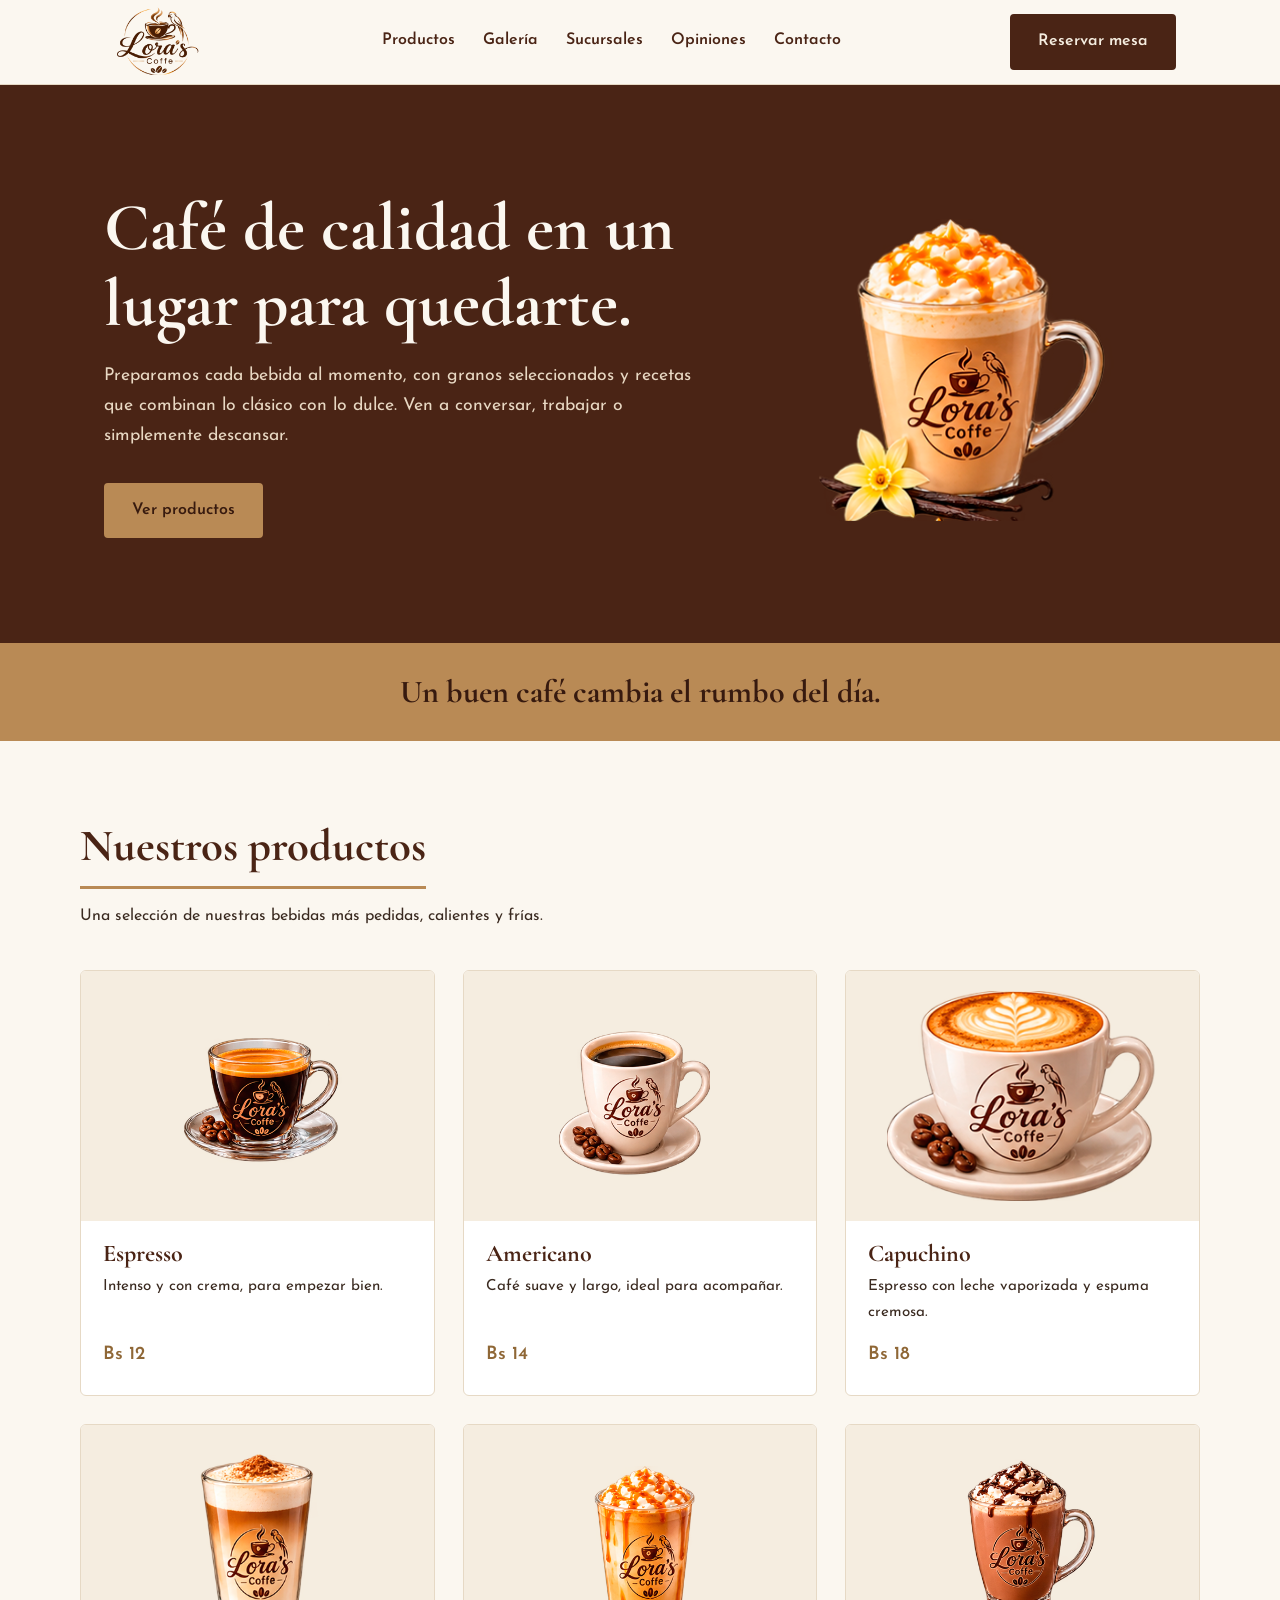
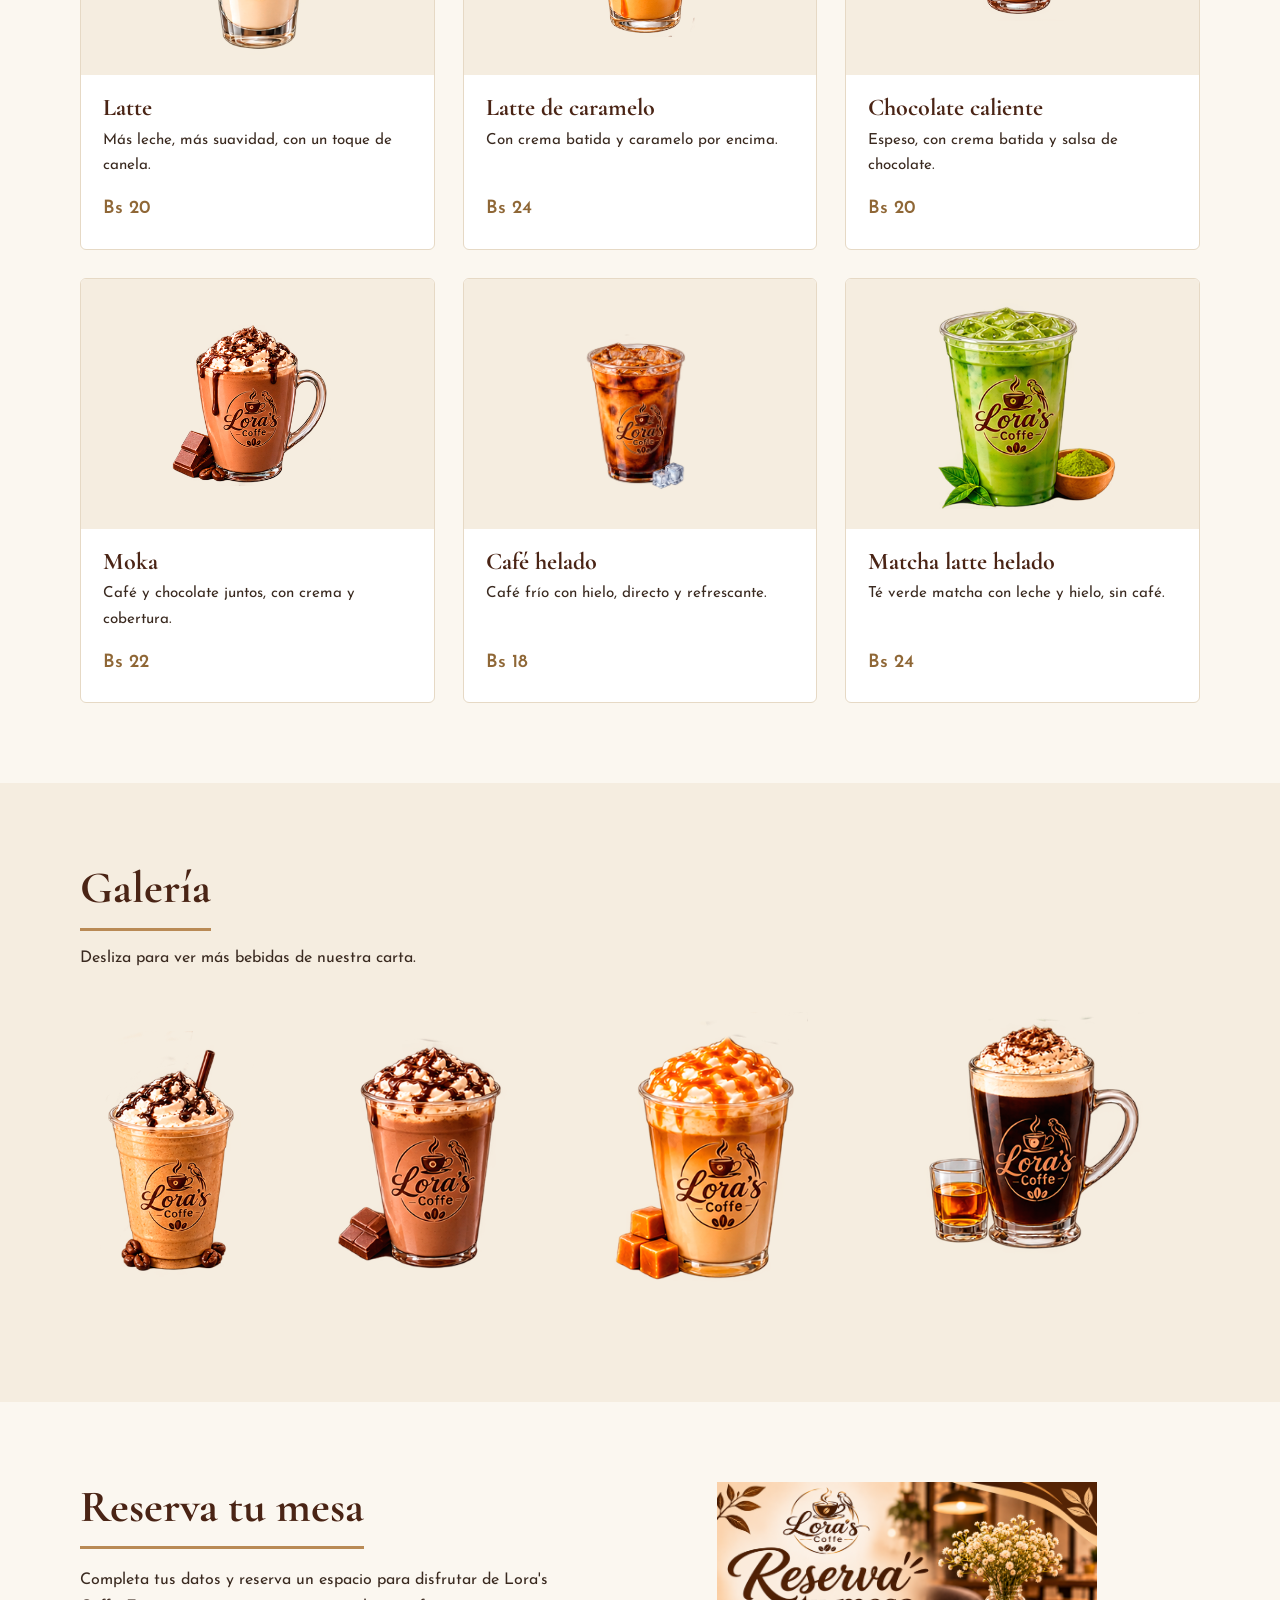
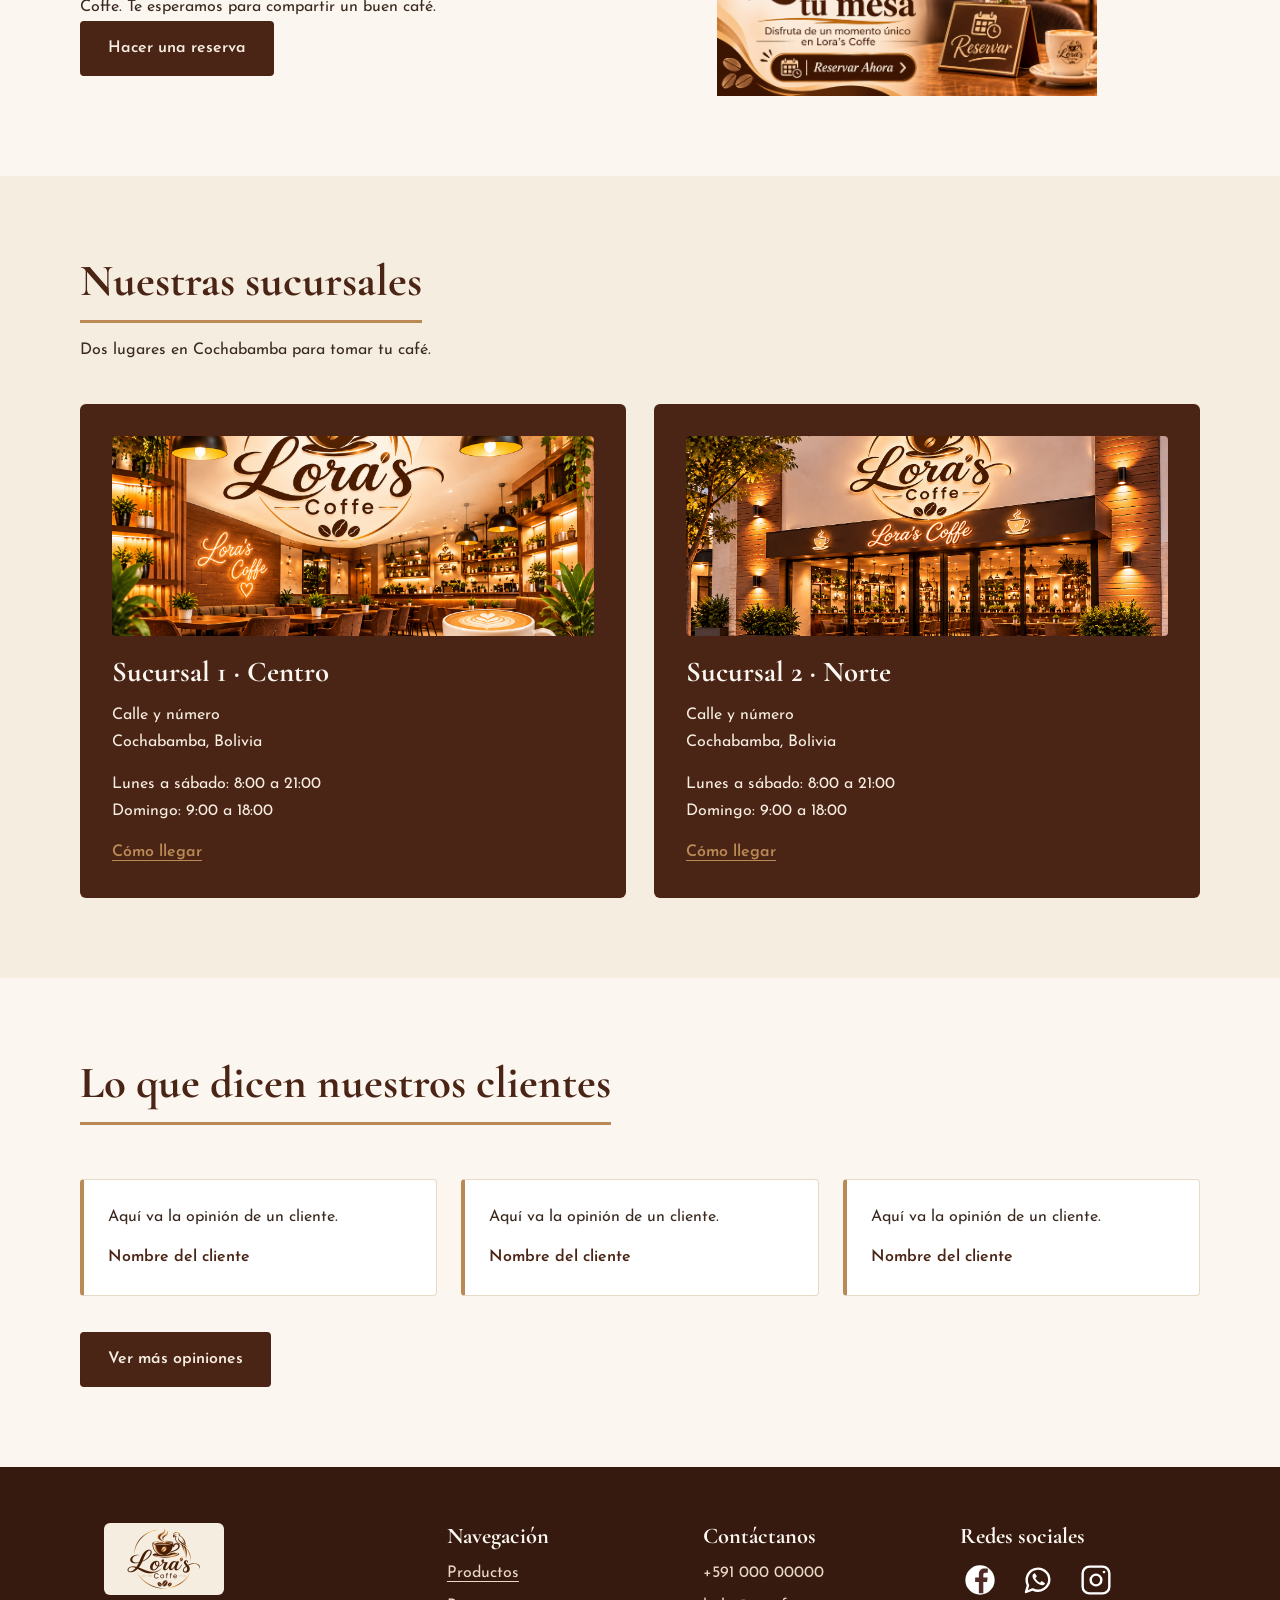
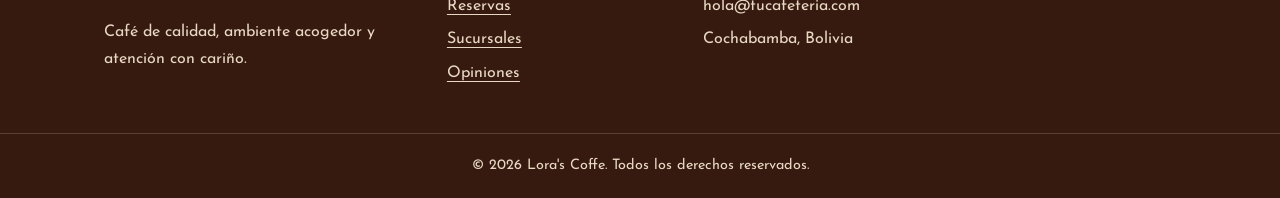
<file: index.html>
<!DOCTYPE html>
<html lang="es">
<head>
  <meta charset="UTF-8">
  <meta name="viewport" content="width=device-width, initial-scale=1">
  <title>Lora's Coffe | Cafetería en Cochabamba</title>
  <meta name="description" content="Café de calidad, ambiente acogedor y atención con cariño. Conoce nuestro menú, nuestras sucursales y reserva tu mesa en Lora's Coffe.">
  <meta property="og:title" content="Lora's Coffe | Cafetería en Cochabamba">
  <meta property="og:description" content="Café de calidad, ambiente acogedor y atención con cariño.">
  <meta property="og:type" content="website">
  <link rel="icon" href="img/Logotipo elegante de café y loro.png">
  <link rel="preconnect" href="https://fonts.googleapis.com">
  <link rel="preconnect" href="https://fonts.gstatic.com" crossorigin>
  <link href="https://fonts.googleapis.com/css2?family=Cormorant+Garamond:wght@500;700&family=Josefin+Sans:wght@400;600&display=swap" rel="stylesheet">
  <link rel="stylesheet" href="css/estilos.css">
</head>
<body>

  <a class="skip" href="#contenido">Saltar al contenido</a>

  <!-- ENCABEZADO -->
  <header class="header">
    <div class="header-inner">
      <a class="logo" href="#inicio" aria-label="Lora's Coffe, ir al inicio">
        <img src="img/Logotipo elegante de café y loro.png" alt="Lora's Coffe">
      </a>
      <nav class="nav" aria-label="Principal">
        <a href="#productos">Productos</a>
        <a href="#galeria">Galería</a>
        <a href="#sucursales">Sucursales</a>
        <a href="#opiniones">Opiniones</a>
        <a href="#contacto">Contacto</a>
      </nav>
      <a class="btn btn-header" href="/page/reservas.html">Reservar mesa</a>
    </div>
  </header>

  <main id="contenido">

    <!-- PORTADA -->
    <section class="hero" id="inicio">
      <div class="hero-inner">
        <div class="hero-text">
          <h1>Café de calidad en un lugar para quedarte.</h1>
          <p>Preparamos cada bebida al momento, con granos seleccionados y recetas que combinan lo clásico con lo dulce. Ven a conversar, trabajar o simplemente descansar.</p>
          <div class="hero-actions">
            <a class="btn" href="#productos">Ver productos</a>
          </div>
        </div>
        <img class="hero-img" src="img/coffe9.png" alt="Latte de vainilla con caramelo de Lora's Coffe">
      </div>
    </section>

    <!-- FRASE -->
    <section class="frase">
      <p>Un buen café cambia el rumbo del día.</p>
    </section>

    <!-- PRODUCTOS -->
    <section class="section" id="productos">
      <div class="container">
        <div class="section-head">
          <h2>Nuestros productos</h2>
          <p>Una selección de nuestras bebidas más pedidas, calientes y frías.</p>
        </div>
        <div class="grid">
          <article class="producto">
            <div class="foto"><img src="img/coffe1.png" alt="Espresso en taza de vidrio" loading="lazy"></div>
            <div class="producto-body">
              <h3>Espresso</h3>
              <p>Intenso y con crema, para empezar bien.</p>
              <span class="precio">Bs 12</span>
            </div>
          </article>
          <article class="producto">
            <div class="foto"><img src="img/coffe2.png" alt="Americano en taza de cerámica" loading="lazy"></div>
            <div class="producto-body">
              <h3>Americano</h3>
              <p>Café suave y largo, ideal para acompañar.</p>
              <span class="precio">Bs 14</span>
            </div>
          </article>
          <article class="producto">
            <div class="foto"><img src="img/coffe4.png" alt="Capuchino con arte latte" loading="lazy"></div>
            <div class="producto-body">
              <h3>Capuchino</h3>
              <p>Espresso con leche vaporizada y espuma cremosa.</p>
              <span class="precio">Bs 18</span>
            </div>
          </article>
          <article class="producto">
            <div class="foto"><img src="img/coffe5.png" alt="Latte en vaso de vidrio con canela" loading="lazy"></div>
            <div class="producto-body">
              <h3>Latte</h3>
              <p>Más leche, más suavidad, con un toque de canela.</p>
              <span class="precio">Bs 20</span>
            </div>
          </article>
          <article class="producto">
            <div class="foto"><img src="img/coffe6.png" alt="Latte de caramelo con crema" loading="lazy"></div>
            <div class="producto-body">
              <h3>Latte de caramelo</h3>
              <p>Con crema batida y caramelo por encima.</p>
              <span class="precio">Bs 24</span>
            </div>
          </article>
          <article class="producto">
            <div class="foto"><img src="img/coffe7.png" alt="Chocolate caliente con crema" loading="lazy"></div>
            <div class="producto-body">
              <h3>Chocolate caliente</h3>
              <p>Espeso, con crema batida y salsa de chocolate.</p>
              <span class="precio">Bs 20</span>
            </div>
          </article>
          <article class="producto">
            <div class="foto"><img src="img/coffe8.png" alt="Moka con chocolate" loading="lazy"></div>
            <div class="producto-body">
              <h3>Moka</h3>
              <p>Café y chocolate juntos, con crema y cobertura.</p>
              <span class="precio">Bs 22</span>
            </div>
          </article>
          <article class="producto">
            <div class="foto"><img src="img/coffe12.png" alt="Café helado con hielo" loading="lazy"></div>
            <div class="producto-body">
              <h3>Café helado</h3>
              <p>Café frío con hielo, directo y refrescante.</p>
              <span class="precio">Bs 18</span>
            </div>
          </article>
          <article class="producto">
            <div class="foto"><img src="img/te-verde.png" alt="Matcha latte helado" loading="lazy"></div>
            <div class="producto-body">
              <h3>Matcha latte helado</h3>
              <p>Té verde matcha con leche y hielo, sin café.</p>
              <span class="precio">Bs 24</span>
            </div>
          </article>
        </div>
      </div>
    </section>

    <!-- GALERÍA -->
    <section class="section section-alt" id="galeria">
      <div class="container">
        <div class="section-head">
          <h2>Galería</h2>
          <p>Desliza para ver más bebidas de nuestra carta.</p>
        </div>
        <div class="slider" tabindex="0" aria-label="Galería de imágenes, desliza para ver más">
          <img src="img/coffe11.png" alt="Frappé de café con crema y chocolate" loading="lazy">
          <img src="img/coffe13.png" alt="Moka helado con crema" loading="lazy">
          <img src="img/coffe14.png" alt="Macchiato de caramelo helado" loading="lazy">
          <img src="img/coffe15.png" alt="Café irlandés con crema" loading="lazy">
          <img src="img/coffe6.png" alt="Latte de caramelo con crema" loading="lazy">
        </div>
      </div>
    </section>

    <!-- RESERVAS -->
    <section class="section" id="reservas">
      <div class="container reservas">
        <div class="reservas-text">
          <h2>Reserva tu mesa</h2>
          <p>Completa tus datos y reserva un espacio para disfrutar de Lora's Coffe. Te esperamos para compartir un buen café.</p>
          <a class="btn" href="/page/reservas.html">Hacer una reserva</a>
        </div>
        <img class="hero-img" src="img/Reserva tu mesa en Lora’s Coffe (1).png" alt="Reserva tu mesa en Lora's Coffe" loading="lazy">
      </div>
    </section>

    <!-- SUCURSALES -->
    <section class="section section-alt" id="sucursales">
      <div class="container">
        <div class="section-head">
          <h2>Nuestras sucursales</h2>
          <p>Dos lugares en Cochabamba para tomar tu café.</p>
        </div>
        <div class="sucursales">
          <article class="sucursal">
            <img class="sucursal-img" src="img/Café cálido con arte latte.png" alt="Sucursal 1 de Lora's Coffe" loading="lazy">
            <h3>Sucursal 1 · Centro</h3>
            <p>Calle y número<br>Cochabamba, Bolivia</p>
            <p>Lunes a sábado: 8:00 a 21:00<br>Domingo: 9:00 a 18:00</p>
            <a class="link" href="https://www.google.com/maps/search/?api=1&query=Cochabamba+Bolivia" target="_blank" rel="noopener">Cómo llegar</a>
          </article>
          <article class="sucursal">
            <img class="sucursal-img" src="img/Cafetería Lora’s al anochecer.png" alt="Sucursal 2 de Lora's Coffe" loading="lazy">
            <h3>Sucursal 2 · Norte</h3>
            <p>Calle y número<br>Cochabamba, Bolivia</p>
            <p>Lunes a sábado: 8:00 a 21:00<br>Domingo: 9:00 a 18:00</p>
            <a class="link" href="https://www.google.com/maps/search/?api=1&query=Cochabamba+Bolivia" target="_blank" rel="noopener">Cómo llegar</a>
          </article>
        </div>
      </div>
    </section>

    <!-- OPINIONES -->
    <section class="section" id="opiniones">
      <div class="container">
        <div class="section-head">
          <h2>Lo que dicen nuestros clientes</h2>
        </div>
        <div class="opiniones">
          <blockquote class="opinion">
            <p>Aquí va la opinión de un cliente.</p>
            <cite>Nombre del cliente</cite>
          </blockquote>
          <blockquote class="opinion">
            <p>Aquí va la opinión de un cliente.</p>
            <cite>Nombre del cliente</cite>
          </blockquote>
          <blockquote class="opinion">
            <p>Aquí va la opinión de un cliente.</p>
            <cite>Nombre del cliente</cite>
          </blockquote>
        </div>
        <a class="btn" href="https://www.google.com/maps" target="_blank" rel="noopener">Ver más opiniones</a>
      </div>
    </section>

  </main>

  <!-- PIE DE PÁGINA -->
  <footer class="footer" id="contacto">
    <div class="footer-grid">
      <div class="footer-brand">
        <a class="logo logo-footer" href="#inicio" aria-label="Volver al inicio">
          <img src="img/Logotipo elegante de café y loro.png" alt="Lora's Coffe">
        </a>
        <p>Café de calidad, ambiente acogedor y atención con cariño.</p>
      </div>
      <div>
        <h2>Navegación</h2>
        <ul>
          <li><a href="#productos">Productos</a></li>
          <li><a href="reservar.html">Reservas</a></li>
          <li><a href="#sucursales">Sucursales</a></li>
          <li><a href="#opiniones">Opiniones</a></li>
        </ul>
      </div>
      <div>
        <h2>Contáctanos</h2>
        <ul>
          <li>+591 000 00000</li>
          <li>hola@tucafeteria.com</li>
          <li>Cochabamba, Bolivia</li>
        </ul>
      </div>
      <div>
        <h2>Redes sociales</h2>
        <div class="redes-iconos">

          <!-- FACEBOOK -->
          <a href="https://facebook.com/TU_PAGINA" target="_blank" rel="noopener" aria-label="Facebook de Lora's Coffe" title="Facebook">
            <svg xmlns="http://www.w3.org/2000/svg" width="32" height="32" viewBox="0 0 24 24" aria-hidden="true">
              <circle cx="12" cy="12" r="11" fill="white"/>
              <path d="M14.5 22V13.5H17.3L17.7 10.2H14.5V8.1
                       C14.5 7.15 14.76 6.5 16.13 6.5H17.85V3.55
                       C17.55 3.51 16.53 3.42 15.34 3.42
                       C12.85 3.42 11.15 4.94 11.15 7.73V10.2
                       H8.35V13.5H11.15V22Z" fill="#512b25"/>
            </svg>
          </a>

          <!-- WHATSAPP -->
          <a href="https://wa.me/5910000000?text=Hola%2C%20quisiera%20hacer%20una%20consulta" target="_blank" rel="noopener" aria-label="WhatsApp de Lora's Coffe" title="WhatsApp">
            <svg xmlns="http://www.w3.org/2000/svg" width="32" height="32" viewBox="0 0 24 24"
                 fill="none" stroke="white" stroke-width="1.8" stroke-linecap="round" stroke-linejoin="round" aria-hidden="true">
              <path d="M20.5 11.5 A8.5 8.5 0 0 1 8 19 L3 21 L4.5 16 A8.5 8.5 0 1 1 20.5 11.5Z"/>
              <path d="M8.2 7.8 C7.5 8.5 7.8 10.2 9.2 12.2 C10.8 14.4 13 15.8 15.2 16
                       C16.2 16.1 17 15.4 17.3 14.5 L14.8 12.8 L13.5 14
                       C11.8 13.2 10.8 12.2 10 10.5 L11.2 9.2 L9.5 6.8Z" fill="white" stroke="none"/>
            </svg>
          </a>

          <!-- INSTAGRAM -->
          <a href="https://instagram.com/TU_USUARIO" target="_blank" rel="noopener" aria-label="Instagram de Lora's Coffe" title="Instagram">
            <svg xmlns="http://www.w3.org/2000/svg" width="32" height="32" viewBox="0 0 24 24"
                 fill="none" stroke="white" stroke-width="1.8" stroke-linecap="round" stroke-linejoin="round" aria-hidden="true">
              <rect x="2" y="2" width="20" height="20" rx="5" ry="5"/>
              <circle cx="12" cy="12" r="4"/>
              <circle cx="18" cy="6" r="1" fill="white" stroke="none"/>
            </svg>
          </a>

        </div>
      </div>
    </div>
    <p class="copy">© 2026 Lora's Coffe. Todos los derechos reservados.</p>
  </footer>
</body>
</html>
</file>
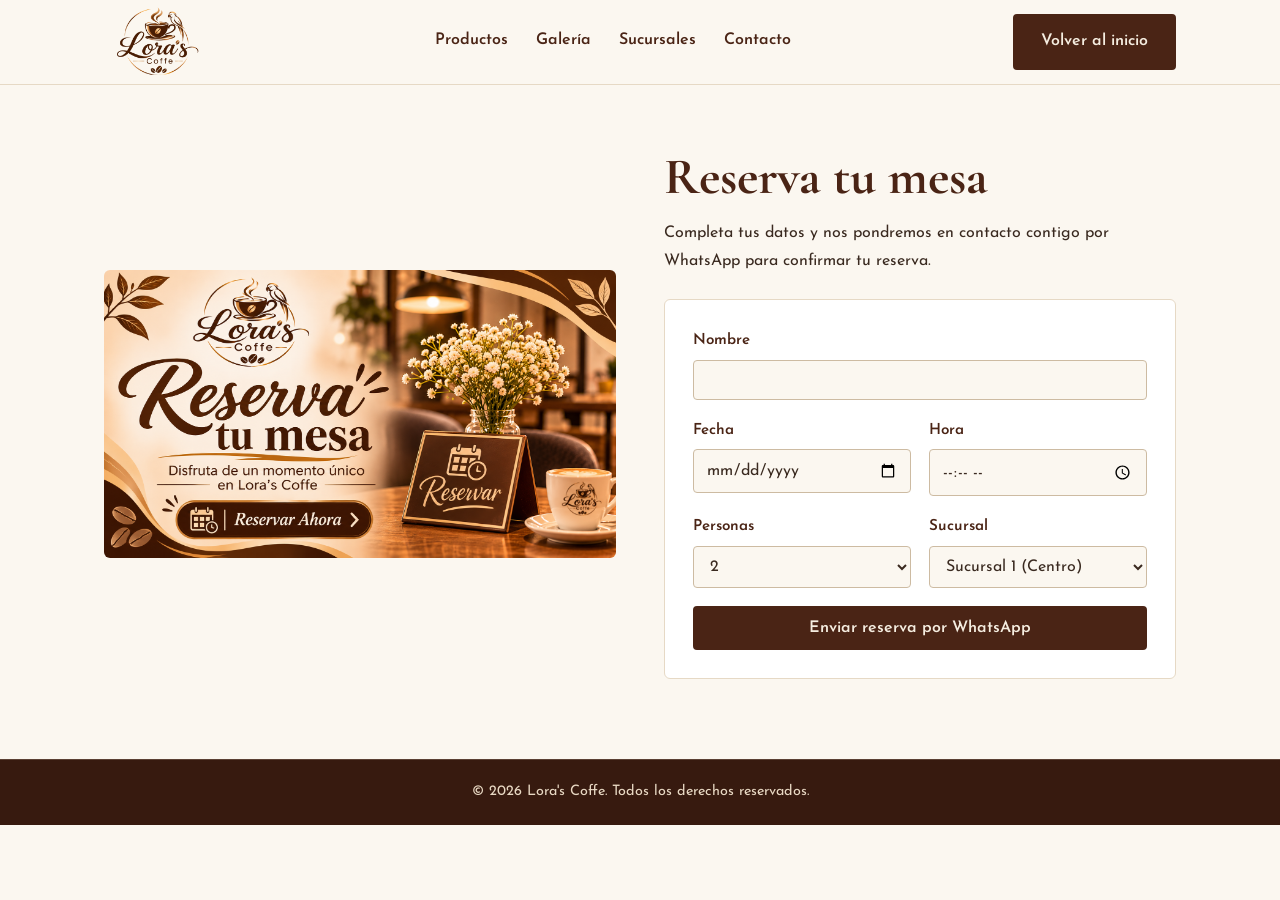
<file: reservar.html>
<!DOCTYPE html>
<html lang="es">
<head>
  <meta charset="UTF-8">
  <meta name="viewport" content="width=device-width, initial-scale=1">
  <title>Reservar una mesa | Lora's Coffe</title>
  <meta name="description" content="Reserva tu mesa en Lora's Coffe.">

  <link rel="preconnect" href="https://fonts.googleapis.com">
  <link rel="preconnect" href="https://fonts.gstatic.com" crossorigin>
  <link href="https://fonts.googleapis.com/css2?family=Cormorant+Garamond:wght@500;700&family=Josefin+Sans:wght@400;600&display=swap" rel="stylesheet">

  <link rel="stylesheet" href="css/estilos.css">

  <style>
    .reserva-pagina {
      max-width: var(--ancho);
      margin: 0 auto;
      padding: 64px 24px 80px;
    }

    .reserva-contenido {
      display: grid;
      grid-template-columns: 1fr 1fr;
      align-items: center;
      gap: 48px;
    }

    .reserva-portada {
      width: 100%;
      max-height: 560px;
      object-fit: cover;
      border-radius: 6px;
    }

    .reserva-intro h1 {
      font-size: clamp(2.2rem, 4vw, 3.2rem);
      margin-bottom: 14px;
    }

    .reserva-intro p {
      margin-bottom: 24px;
    }

    .form-reserva-pagina {
      background: #fff;
      border: 1px solid var(--borde);
      border-radius: 6px;
      padding: 28px;
      display: grid;
      gap: 18px;
    }

    @media (max-width: 800px) {
      .reserva-contenido {
        grid-template-columns: 1fr;
        gap: 28px;
      }

      .reserva-portada {
        max-height: 360px;
      }
    }
  </style>
</head>

<body>

  <a class="skip" href="#contenido">Saltar al contenido</a>

  <!-- ENCABEZADO -->
  <header class="header">
    <div class="header-inner">

      <a class="logo" href="index.html">
        <img src="img/Logotipo elegante de café y loro.png" alt="Lora's Coffe">
      </a>

      <nav class="nav" aria-label="Principal">
        <a href="index.html#productos">Productos</a>
        <a href="index.html#galeria">Galería</a>
        <a href="index.html#sucursales">Sucursales</a>
        <a href="index.html#contacto">Contacto</a>
      </nav>

      <a class="btn btn-header" href="index.html">Volver al inicio</a>

    </div>
  </header>

  <!-- RESERVAR MESA -->
  <main id="contenido" class="reserva-pagina">

    <div class="reserva-contenido">

      <!-- IMAGEN -->
      <div>
        <img
          class="reserva-portada"
          src="img/Reserva tu mesa en Lora’s Coffe (1).png"
          alt="Reserva tu mesa en Lora's Coffe">
      </div>

      <!-- FORMULARIO -->
      <div class="reserva-intro">

        <h1>Reserva tu mesa</h1>

        <p>
          Completa tus datos y nos pondremos en contacto contigo
          por WhatsApp para confirmar tu reserva.
        </p>

        <form class="form-reserva-pagina" id="form-reserva">

          <div class="campo">
            <label for="nombre">Nombre</label>
            <input
              type="text"
              id="nombre"
              name="nombre"
              autocomplete="name"
              required>
          </div>

          <div class="fila">

            <div class="campo">
              <label for="fecha">Fecha</label>
              <input
                type="date"
                id="fecha"
                name="fecha"
                required>
            </div>

            <div class="campo">
              <label for="hora">Hora</label>
              <input
                type="time"
                id="hora"
                name="hora"
                required>
            </div>

          </div>

          <div class="fila">

            <div class="campo">
              <label for="personas">Personas</label>

              <select id="personas" name="personas" required>
                <option value="1">1</option>
                <option value="2" selected>2</option>
                <option value="3">3</option>
                <option value="4">4</option>
                <option value="5">5</option>
                <option value="6">6</option>
                <option value="7">7</option>
                <option value="8 o más">8 o más</option>
              </select>
            </div>

            <div class="campo">
              <label for="sucursal">Sucursal</label>

              <select id="sucursal" name="sucursal" required>
                <option value="Sucursal 1 (Centro)">
                  Sucursal 1 (Centro)
                </option>
                <option value="Sucursal 2 (Norte)">
                  Sucursal 2 (Norte)
                </option>
              </select>
            </div>

          </div>

          <button class="btn" type="submit">
            Enviar reserva por WhatsApp
          </button>

        </form>

      </div>
    </div>

  </main>

  <!-- PIE DE PÁGINA -->
  <footer class="footer">
    <p class="copy">
      © 2026 Lora's Coffe. Todos los derechos reservados.
    </p>
  </footer>

  <!-- JAVASCRIPT -->
  <script>
    document.getElementById("form-reserva").addEventListener("submit", function(event) {

      event.preventDefault();

      const nombre = document.getElementById("nombre").value.trim();
      const fecha = document.getElementById("fecha").value;
      const hora = document.getElementById("hora").value;
      const personas = document.getElementById("personas").value;
      const sucursal = document.getElementById("sucursal").value;

      const mensaje =
        "Hola, quisiera reservar una mesa en Lora's Coffe.\n" +
        "Nombre: " + nombre + "\n" +
        "Fecha: " + fecha + "\n" +
        "Hora: " + hora + "\n" +
        "Personas: " + personas + "\n" +
        "Sucursal: " + sucursal;

      // Reemplazar por el número real de WhatsApp.
      window.open(
        "https://wa.me/5910000000?text=" + encodeURIComponent(mensaje),
        "_blank"
      );

    });
  </script>

</body>
</html>
</file>
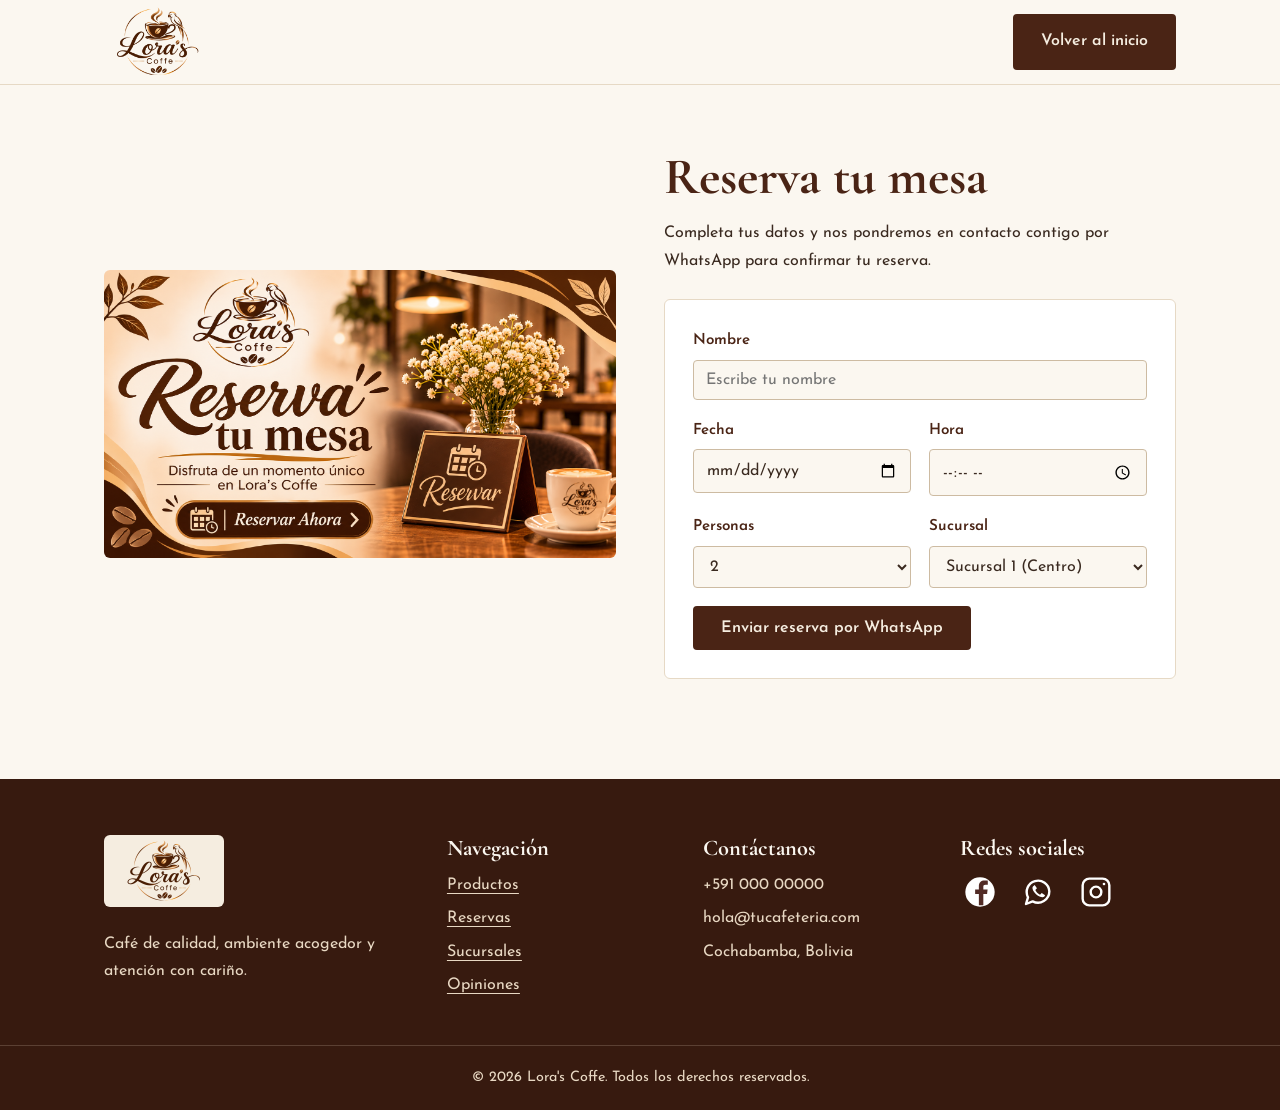
<file: page/reservas.html>
<!DOCTYPE html>
<html lang="es">
<head>
  <meta charset="UTF-8">
  <meta name="viewport" content="width=device-width, initial-scale=1">
  <title>Reservar una mesa | Lora's Coffe</title>
  <meta name="description" content="Reserva tu mesa en Lora's Coffe.">

  <link rel="preconnect" href="https://fonts.googleapis.com">
  <link rel="preconnect" href="https://fonts.gstatic.com" crossorigin>
  <link href="https://fonts.googleapis.com/css2?family=Cormorant+Garamond:wght@500;700&family=Josefin+Sans:wght@400;600&display=swap" rel="stylesheet">

  <link rel="stylesheet" href="../css/estilos.css">
  <link rel="stylesheet" href="../css/estilos-reservas.css">
</head>

<body>

  <a class="skip" href="#contenido">Saltar al contenido</a>

  <!-- ENCABEZADO -->
  <header class="header">
    <div class="header-inner">

      <a class="logo" href="../index.html" aria-label="Lora's Coffe, ir al inicio">
        <img src="../img/Logotipo elegante de café y loro.png" alt="Lora's Coffe">
      </a>

      <a class="btn btn-header" href="../index.html">
        Volver al inicio
      </a>

    </div>
  </header>

  <!-- RESERVAR MESA -->
  <main id="contenido" class="reserva-pagina">

    <div class="reserva-contenido">

      <!-- IMAGEN -->
      <div class="reserva-imagen">
        <img
          class="reserva-portada"
          src="../img/Reserva tu mesa en Lora’s Coffe (1).png"
          alt="Reserva tu mesa en Lora's Coffe">
      </div>

      <!-- FORMULARIO -->
      <section class="reserva-intro" aria-labelledby="titulo-reserva">

        <h1 id="titulo-reserva">Reserva tu mesa</h1>

        <p>
          Completa tus datos y nos pondremos en contacto contigo
          por WhatsApp para confirmar tu reserva.
        </p>

        <form class="form-reserva-pagina" id="form-reserva">

          <div class="campo">
            <label for="nombre">Nombre</label>
            <input
              type="text"
              id="nombre"
              name="nombre"
              placeholder="Escribe tu nombre"
              autocomplete="name"
              required>
          </div>

          <div class="fila">

            <div class="campo">
              <label for="fecha">Fecha</label>
              <input
                type="date"
                id="fecha"
                name="fecha"
                required>
            </div>

            <div class="campo">
              <label for="hora">Hora</label>
              <input
                type="time"
                id="hora"
                name="hora"
                required>
            </div>

          </div>

          <div class="fila">

            <div class="campo">
              <label for="personas">Personas</label>

              <select id="personas" name="personas" required>
                <option value="1">1</option>
                <option value="2" selected>2</option>
                <option value="3">3</option>
                <option value="4">4</option>
                <option value="5">5</option>
                <option value="6">6</option>
                <option value="7">7</option>
                <option value="8 o más">8 o más</option>
              </select>
            </div>

            <div class="campo">
              <label for="sucursal">Sucursal</label>

              <select id="sucursal" name="sucursal" required>
                <option value="Sucursal 1 (Centro)">
                  Sucursal 1 (Centro)
                </option>

                <option value="Sucursal 2 (Norte)">
                  Sucursal 2 (Norte)
                </option>
              </select>
            </div>

          </div>

          <button class="btn" type="submit">
            Enviar reserva por WhatsApp
          </button>

        </form>

      </section>

    </div>

  </main>

  <!-- PIE DE PÁGINA -->
  <footer class="footer" id="contacto">

    <div class="footer-grid">

      <!-- LOGO -->
      <div class="footer-brand">

        <a class="logo logo-footer" href="../index.html">
          <img src="../img/Logotipo elegante de café y loro.png" alt="Lora's Coffe">
        </a>

        <p>
          Café de calidad, ambiente acogedor
          y atención con cariño.
        </p>

      </div>

      <!-- NAVEGACIÓN -->
      <div>
        <h2>Navegación</h2>

        <ul>
          <li><a href="../index.html#productos">Productos</a></li>
          <li><a href="reservas.html">Reservas</a></li>
          <li><a href="../index.html#sucursales">Sucursales</a></li>
          <li><a href="../index.html#opiniones">Opiniones</a></li>
        </ul>
      </div>

      <!-- CONTACTO -->
      <div>
        <h2>Contáctanos</h2>

        <ul>
          <li>+591 000 00000</li>
          <li>hola@tucafeteria.com</li>
          <li>Cochabamba, Bolivia</li>
        </ul>
      </div>

      <!-- REDES SOCIALES -->
      <div>
        <h2>Redes sociales</h2>

        <div class="redes-iconos">

          <!-- FACEBOOK -->
          <a href="https://facebook.com/TU_PAGINA"
             target="_blank"
             rel="noopener"
             aria-label="Facebook de Lora's Coffe">

            <svg xmlns="http://www.w3.org/2000/svg"
                 width="32" height="32"
                 viewBox="0 0 24 24">

              <circle cx="12" cy="12" r="11" fill="white"/>

              <path d="M14.5 22V13.5H17.3L17.7 10.2H14.5V8.1
              C14.5 7.15 14.76 6.5 16.13 6.5H17.85V3.55
              C17.55 3.51 16.53 3.42 15.34 3.42
              C12.85 3.42 11.15 4.94 11.15 7.73V10.2
              H8.35V13.5H11.15V22Z"
              fill="#512b25"/>

            </svg>
          </a>

          <!-- WHATSAPP -->
          <a href="https://wa.me/5910000000?text=Hola%2C%20quisiera%20hacer%20una%20consulta"
             target="_blank"
             rel="noopener"
             aria-label="WhatsApp de Lora's Coffe">

            <svg xmlns="http://www.w3.org/2000/svg"
                 width="32" height="32"
                 viewBox="0 0 24 24"
                 fill="none"
                 stroke="white"
                 stroke-width="1.8"
                 stroke-linecap="round"
                 stroke-linejoin="round">

              <path d="M20.5 11.5 A8.5 8.5 0 0 1 8 19 L3 21 L4.5 16 A8.5 8.5 0 1 1 20.5 11.5Z"/>

              <path d="M8.2 7.8 C7.5 8.5 7.8 10.2 9.2 12.2 C10.8 14.4 13 15.8 15.2 16
              C16.2 16.1 17 15.4 17.3 14.5 L14.8 12.8 L13.5 14
              C11.8 13.2 10.8 12.2 10 10.5 L11.2 9.2 L9.5 6.8Z"
              fill="white" stroke="none"/>

            </svg>
          </a>

          <!-- INSTAGRAM -->
          <a href="https://instagram.com/TU_USUARIO"
             target="_blank"
             rel="noopener"
             aria-label="Instagram de Lora's Coffe">

            <svg xmlns="http://www.w3.org/2000/svg"
                 width="32" height="32"
                 viewBox="0 0 24 24"
                 fill="none"
                 stroke="white"
                 stroke-width="1.8"
                 stroke-linecap="round"
                 stroke-linejoin="round">

              <rect x="2" y="2" width="20" height="20" rx="5" ry="5"/>
              <circle cx="12" cy="12" r="4"/>
              <circle cx="18" cy="6" r="1" fill="white" stroke="none"/>

            </svg>
          </a>

        </div>
      </div>

    </div>

    <p class="copy">
      © 2026 Lora's Coffe. Todos los derechos reservados.
    </p>

  </footer>

  <!-- FUNCIONAMIENTO DEL FORMULARIO -->
  <script>

    const formularioReserva = document.getElementById("form-reserva");
    const campoFecha = document.getElementById("fecha");

    const ahora = new Date();

    const hoy = new Date(
      ahora.getTime() - ahora.getTimezoneOffset() * 60000
    ).toISOString().split("T")[0];

    campoFecha.min = hoy;

    formularioReserva.addEventListener("submit", function(event) {

      event.preventDefault();

      const nombre = document.getElementById("nombre").value.trim();
      const fecha = document.getElementById("fecha").value;
      const hora = document.getElementById("hora").value;
      const personas = document.getElementById("personas").value;
      const sucursal = document.getElementById("sucursal").value;

      const mensaje =
        "Hola, quisiera reservar una mesa en Lora's Coffe.\n" +
        "Nombre: " + nombre + "\n" +
        "Fecha: " + fecha + "\n" +
        "Hora: " + hora + "\n" +
        "Personas: " + personas + "\n" +
        "Sucursal: " + sucursal;

      // Cambia este número por el WhatsApp real.
      const numeroWhatsApp = "5910000000";

      const enlace =
        "https://wa.me/" + numeroWhatsApp +
        "?text=" + encodeURIComponent(mensaje);

      window.open(enlace, "_blank", "noopener,noreferrer");

    });

  </script>

</body>
</html>
</file>
<file: css/estilos.css>
:root {
  --cafe: #4A2415;
  --cafe-oscuro: #371A0F;
  --arena: #B98A55;
  --arena-oscuro: #8F6736;
  --crema: #F5EDE0;
  --crema-clara: #FBF7F0;
  --texto: #3A2A20;
  --borde: #E6D9C5;
  --serif: "Cormorant Garamond", Georgia, serif;
  --sans: "Josefin Sans", Arial, sans-serif;
  --ancho: 1120px;
}

* { box-sizing: border-box; margin: 0; padding: 0; }
html { scroll-behavior: smooth; scroll-padding-top: 90px; }

body {
  font-family: var(--sans);
  color: var(--texto);
  background: var(--crema-clara);
  line-height: 1.7;
}

img { display: block; max-width: 100%; }
ul { list-style: none; }
h1, h2, h3 { font-family: var(--serif); color: var(--cafe); line-height: 1.12; }

a:focus-visible, button:focus-visible, input:focus-visible,
select:focus-visible, .slider:focus-visible {
  outline: 3px solid var(--arena-oscuro);
  outline-offset: 3px;
}

.skip {
  position: absolute; left: -999px; top: 8px;
  background: var(--cafe); color: #fff; padding: 8px 14px; z-index: 100;
}
.skip:focus { left: 8px; }

.container { max-width: var(--ancho); margin: 0 auto; }

/* Botones */
.btn {
  display: inline-block;
  background: var(--cafe);
  color: var(--crema);
  border: 2px solid var(--cafe);
  border-radius: 4px;
  padding: 12px 26px;
  font-family: var(--sans);
  font-size: 1rem;
  font-weight: 600;
  text-decoration: none;
  cursor: pointer;
}
.btn:hover { background: var(--cafe-oscuro); border-color: var(--cafe-oscuro); }
.btn-ghost { background: transparent; color: var(--crema); border-color: var(--arena); }
.btn-ghost:hover { background: var(--arena); border-color: var(--arena); color: var(--cafe-oscuro); }
.link {
  color: var(--cafe);
  font-weight: 600;
  text-underline-offset: 4px;
}
.link:hover { color: var(--arena-oscuro); }

/* Encabezado */
.header {
  position: sticky;
  top: 0;
  z-index: 50;
  background: var(--crema-clara);
  border-bottom: 1px solid var(--borde);
}
.header-inner {
  max-width: var(--ancho);
  margin: 0 auto;
  padding: 6px 24px;
  display: flex;
  align-items: center;
  justify-content: space-between;
  gap: 24px;
}
.logo img { height: 72px; width: auto; }
.nav { display: flex; gap: 28px; }
.nav a {
  color: var(--cafe);
  font-weight: 600;
  text-decoration: none;
  padding: 6px 0;
  border-bottom: 2px solid transparent;
}
.nav a:hover { border-bottom-color: var(--arena); }

/* Portada */
.hero { background: var(--cafe); }
.hero-inner {
  max-width: var(--ancho);
  margin: 0 auto;
  padding: 80px 24px;
  display: grid;
  grid-template-columns: 1.15fr 0.85fr;
  align-items: center;
  gap: 48px;
}
.hero h1 {
  color: var(--crema-clara);
  font-size: clamp(2.4rem, 5.4vw, 4.2rem);
  margin-bottom: 20px;
}
.hero p { color: #E8D8C3; font-size: 1.1rem; max-width: 34em; margin-bottom: 32px; }
.hero-actions { display: flex; flex-wrap: wrap; gap: 14px; }
.hero .btn:not(.btn-ghost) { background: var(--arena); border-color: var(--arena); color: var(--cafe-oscuro); }
.hero .btn:not(.btn-ghost):hover { background: #D1A56A; border-color: #D1A56A; }
.hero-img { width: 100%; max-width: 380px; justify-self: center; }

/* Frase */
.frase { background: var(--arena); padding: 22px 24px; text-align: center; }
.frase p {
  font-family: var(--serif);
  font-weight: 700;
  font-size: clamp(1.4rem, 3vw, 2rem);
  color: var(--cafe-oscuro);
}

/* Secciones */
.section { padding: 80px 24px; }
.section-alt { background: var(--crema); }
.section-head { margin-bottom: 40px; max-width: 40em; }
.section-head h2 {
  font-size: clamp(2rem, 4vw, 2.8rem);
  padding-bottom: 14px;
  margin-bottom: 14px;
  border-bottom: 3px solid var(--arena);
  display: inline-block;
}

/* Productos */
.grid {
  display: grid;
  grid-template-columns: repeat(3, 1fr);
  gap: 28px;
}
.producto {
  background: #fff;
  border: 1px solid var(--borde);
  border-radius: 6px;
  overflow: hidden;
  display: flex;
  flex-direction: column;
}
.foto { background: var(--crema); padding: 20px; }
.foto img { height: 210px; width: 100%; object-fit: contain; }
.producto-body { padding: 20px 22px 24px; display: flex; flex-direction: column; flex: 1; }
.producto h3 { font-size: 1.5rem; margin-bottom: 6px; }
.producto p { font-size: 0.95rem; flex: 1; margin-bottom: 14px; }
.precio { color: var(--arena-oscuro); font-weight: 600; font-size: 1.15rem; }

/* Galería */
.slider {
  display: flex;
  gap: 24px;
  overflow-x: auto;
  scroll-snap-type: x mandatory;
  padding-bottom: 10px;
}
.slider img {
  height: 300px;
  width: auto;
  flex: 0 0 auto;
  scroll-snap-align: start;
}

/* Reservas */
.reservas {
  display: grid;
  grid-template-columns: 0.9fr 1.1fr;
  gap: 56px;
  align-items: start;
}
.reservas-text h2 {
  font-size: clamp(2rem, 4vw, 2.8rem);
  padding-bottom: 14px;
  margin-bottom: 18px;
  border-bottom: 3px solid var(--arena);
  display: inline-block;
}
.form {
  background: #fff;
  border: 1px solid var(--borde);
  border-radius: 6px;
  padding: 32px;
  display: grid;
  gap: 18px;
}
.fila { display: grid; grid-template-columns: 1fr 1fr; gap: 18px; }
.campo { display: flex; flex-direction: column; gap: 6px; }
.campo label { font-weight: 600; color: var(--cafe); font-size: 0.95rem; }
.campo input, .campo select {
  font-family: var(--sans);
  font-size: 1rem;
  padding: 11px 12px;
  border: 1px solid #CDBBA2;
  border-radius: 4px;
  background: var(--crema-clara);
  color: var(--texto);
}
.form .btn { justify-self: start; }

/* Sucursales */
.sucursales { display: grid; grid-template-columns: repeat(2, 1fr); gap: 28px; }
.sucursal {
  background: var(--cafe);
  color: var(--crema);
  border-radius: 6px;
  padding: 32px;
}
.sucursal h3 { color: var(--crema-clara); font-size: 1.8rem; margin-bottom: 14px; }
.sucursal p { margin-bottom: 14px; }
.sucursal .link { color: var(--arena); }
.sucursal .link:hover { color: var(--crema-clara); }

/* Opiniones */
.opiniones {
  display: grid;
  grid-template-columns: repeat(3, 1fr);
  gap: 24px;
  margin-bottom: 36px;
}
.opinion {
  background: #fff;
  border: 1px solid var(--borde);
  border-left: 4px solid var(--arena);
  border-radius: 4px;
  padding: 24px;
}
.opinion p { margin-bottom: 12px; }
.opinion cite { font-style: normal; font-weight: 600; color: var(--cafe); }

/* Pie de página */
.footer { background: var(--cafe-oscuro); color: #E8D8C3; }
.footer-grid {
  max-width: var(--ancho);
  margin: 0 auto;
  padding: 56px 24px 40px;
  display: grid;
  grid-template-columns: 1.4fr 1fr 1fr 1fr;
  gap: 40px;
}
.logo-footer { background: var(--crema); border-radius: 6px; padding: 4px 12px; display: inline-block; margin-bottom: 14px; }
.logo-footer img { height: 64px; }
.footer h2 { font-size: 1.4rem; color: var(--crema-clara); margin-bottom: 12px; }
.footer li { margin-bottom: 6px; }
.footer a { color: #E8D8C3; text-underline-offset: 4px; }
.footer a:hover { color: var(--arena); }
.footer a:focus-visible { outline-color: var(--arena); }
.copy {
  border-top: 1px solid rgba(232, 216, 195, 0.2);
  text-align: center;
  padding: 20px 24px;
  font-size: 0.9rem;
}

/* Íconos de redes sociales */
.redes-iconos { display: flex; gap: 18px; align-items: center; }
.redes-iconos a {
  display: block;
  line-height: 0;
  padding: 4px;
  border-radius: 50%;
}
.redes-iconos a:hover svg { opacity: 0.7; }
.redes-iconos a:focus-visible { outline: 3px solid var(--arena); outline-offset: 2px; }

/* Tablet */
@media (max-width: 900px) {
  .hero-inner, .reservas { grid-template-columns: 1fr; }
  .hero-inner { padding: 56px 24px; }
  .hero-img { max-width: 300px; }
  .grid, .opiniones { grid-template-columns: repeat(2, 1fr); }
  .footer-grid { grid-template-columns: 1fr 1fr; }
  .btn-header { display: none; }
}

/* Celular */
@media (max-width: 640px) {
  .header-inner { flex-wrap: wrap; gap: 0 16px; padding-bottom: 8px; }
  .logo img { height: 60px; }
  .nav {
    order: 3;
    width: 100%;
    overflow-x: auto;
    gap: 22px;
    white-space: nowrap;
  }
  html { scroll-padding-top: 130px; }
  .section { padding: 56px 20px; }
  .grid { gap: 14px; }
  .foto { padding: 12px; }
  .foto img { height: 140px; }
  .producto-body { padding: 14px 14px 18px; }
  .producto h3 { font-size: 1.2rem; }
  .producto p { font-size: 0.85rem; }
  .sucursales, .opiniones, .fila { grid-template-columns: 1fr; }
  .form { padding: 22px; }
  .slider img { height: 230px; }
  .footer-grid { grid-template-columns: 1fr; }
}

@media (prefers-reduced-motion: reduce) {
  html { scroll-behavior: auto; }
}
/* Imagen de reserva */
.reserva-img {
  width: 100%;
  max-width: 430px;
  height: 240px;
  object-fit: cover;
  border-radius: 6px;
  margin-top: 24px;
}

/* Imágenes de sucursales */
.sucursal-img {
  width: 100%;
  height: 200px;
  object-fit: cover;
  border-radius: 4px;
  margin-bottom: 20px;
}

@media (max-width: 640px) {
  .reserva-img {
    height: 200px;
  }

  .sucursal-img {
    height: 180px;
  }
}
</file>
<file: css/estilos-reservas.css>
/* Página de reservas */
.reserva-pagina {
  max-width: var(--ancho);
  margin: 0 auto;
  padding: 64px 24px 80px;
}

.reserva-contenido {
  display: grid;
  grid-template-columns: 1fr 1fr;
  align-items: center;
  gap: 48px;
}

.reserva-portada {
  display: block;
  width: 100%;
  max-height: 560px;
  object-fit: cover;
  border-radius: 6px;
}

.reserva-intro h1 {
  font-size: clamp(2.2rem, 4vw, 3.2rem);
  margin-bottom: 14px;
}

.reserva-intro > p {
  margin-bottom: 24px;
}

.form-reserva-pagina {
  background: #fff;
  border: 1px solid var(--borde);
  border-radius: 6px;
  padding: 28px;
  display: grid;
  gap: 18px;
}

.form-reserva-pagina .btn {
  justify-self: start;
}

/* PIE DE PÁGINA */
.footer {
  background: var(--cafe-oscuro);
  color: #E8D8C3;
  text-align: left;
  margin-top: 20px;
}

.footer-grid {
  max-width: var(--ancho);
  margin: 0 auto;
  padding: 56px 24px 40px;
  display: grid;
  grid-template-columns: 1.4fr 1fr 1fr 1fr;
  gap: 40px;
}

.footer-brand p {
  max-width: 290px;
}

.footer .copy {
  border-top: 1px solid rgba(232, 216, 195, 0.2);
  text-align: center;
  padding: 20px 24px;
  font-size: 0.9rem;
}

/* TABLET */
@media (max-width: 900px) {

  .reserva-contenido {
    grid-template-columns: 1fr;
    gap: 28px;
  }

  .reserva-portada {
    max-height: 360px;
  }

  .footer-grid {
    grid-template-columns: 1fr 1fr;
  }

}

/* CELULAR */
@media (max-width: 640px) {

  .reserva-pagina {
    padding: 56px 20px;
  }

  .reserva-contenido {
    gap: 24px;
  }

  .reserva-portada {
    max-height: 300px;
  }

  .form-reserva-pagina {
    padding: 22px;
  }

  .form-reserva-pagina .fila {
    grid-template-columns: 1fr;
  }

  .footer-grid {
    grid-template-columns: 1fr;
  }

}
</file>
